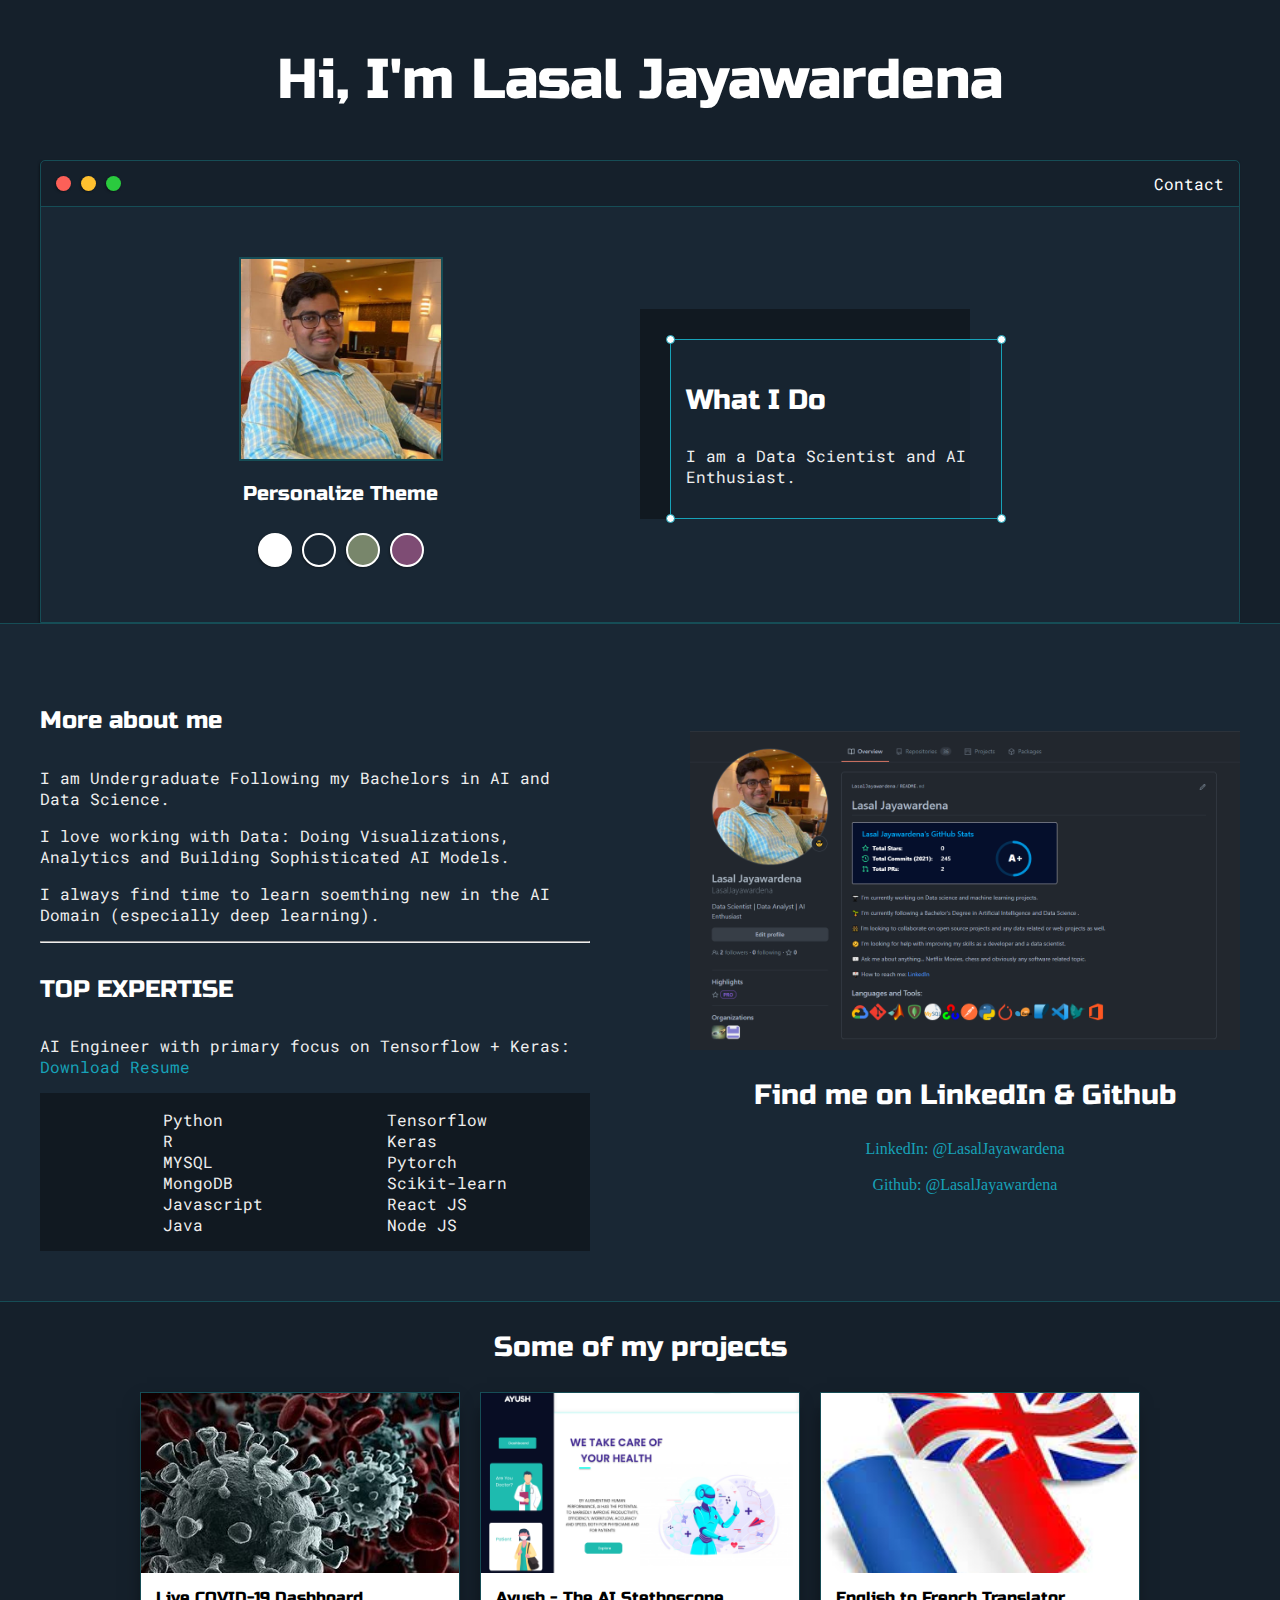
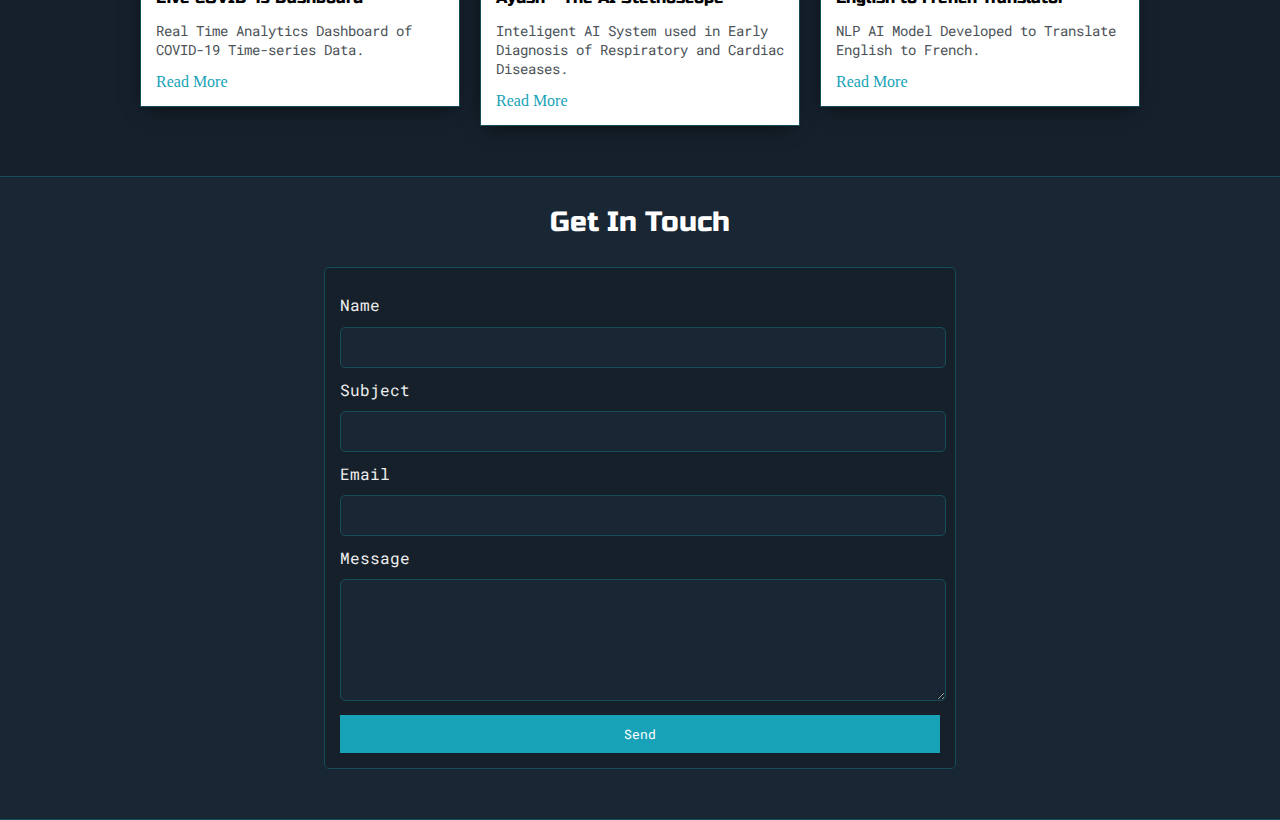
<file: index.html>
<!DOCTYPE html>
<html>
<head>
	<title>Lasal Jayawardena</title>


	<meta name="viewport" content="width=device-width, initial-scale=1, maximum-scale=1, minimum-scale=1" />

	<link href="https://fonts.googleapis.com/css2?family=Russo+One&display=swap" rel="stylesheet">

	<link href="https://fonts.googleapis.com/css2?family=Roboto+Mono:wght@500&family=Russo+One&display=swap" rel="stylesheet">

	<link rel="stylesheet" type="text/css" href="default.css">
	<link id="theme-style" rel="stylesheet" type="text/css" href="">
</head>
<body>

	<section class="s1">
		<div class="main-container">
			<div class="greeting-wrapper">
				<h1>Hi, I'm Lasal Jayawardena</h1>
			</div>


			<div class="intro-wrapper">
				<div class="nav-wrapper">

					<a href="index.html">
						<div class="dots-wrapper">
							<div id="dot-1" class="browser-dot"></div>
							<div id="dot-2" class="browser-dot"></div>
							<div id="dot-3" class="browser-dot"></div>
						</div>
					</a>
					

					<ul id="navigation">
						<li><a href="index.html#contact">Contact</a></li>

					</ul>
				</div>

				<div class="left-column">
					<img id="profile_pic" src="images/Lasal_Picture.jpg">
					<h5 style="text-align: center;line-height: 0;">Personalize Theme</h5>

					<div id="theme-options-wrapper">
						<div data-mode="light" id="light-mode" class="theme-dot"></div>
						<div data-mode="blue" id="blue-mode" class="theme-dot"></div>
						<div data-mode="green" id="green-mode" class="theme-dot"></div>
						<div data-mode="purple" id="purple-mode" class="theme-dot"></div>
					</div>

					<!-- <p id="settings-note">*Theme settings will be saved for<br>your next vist</p> -->
				</div>

				<div class="right-column">

					<div id="preview-shadow">
						<div id="preview">
							<div id="corner-tl" class="corner"></div>
							<div id="corner-tr" class="corner"></div>
							<h3>What I Do</h3>
							<p>I am a Data Scientist and AI Enthusiast.</p>
							<div id="corner-br" class="corner"></div>
							<div id="corner-bl" class="corner"></div>
						</div>
					</div>
				</div>
			</div>
		</div>
	</section>

	<section class="s2">
		<div class="main-container">

			<div class="about-wrapper">
				<div class="about-me">
					<h4>More about me</h4>

					<p>I am Undergraduate Following my Bachelors in AI and Data Science.</p>

					<p>I love working with Data: Doing Visualizations, Analytics and Building Sophisticated AI Models.</p>

					<p>I always find time to learn soemthing new in the AI Domain (especially deep learning).</p>


					<hr>

					<h4>TOP EXPERTISE</h4>

					<p>AI Engineer with primary focus on Tensorflow + Keras: <a target="_blank" href="resume.pdf">Download Resume</a></p>

					<div id="skills">
						<ul>
							<li>Python</li>
							<li>R</li>
							<li>MYSQL</li>
							<li>MongoDB</li>
							<li>Javascript</li>
							<li>Java</li>
						</ul>

						<ul>
							<li>Tensorflow</li>
							<li>Keras</li>
							<li>Pytorch</li>
							<li>Scikit-learn</li>
							<li>React JS</li>
							<li>Node JS</li>
						</ul>

					</div>

				</div>

				
				<div class="social-links">
					<img id="social_img" src="images/github_dash.png">
					<h3>Find me on LinkedIn & Github</h3>

					<a target="_blank" href="https://www.linkedin.com/in/lasal-jayawardena-3b5b73195/">LinkedIn: @LasalJayawardena</a>
					<br>
					<a target="_blank" href="https://github.com/LasalJayawardena">Github: @LasalJayawardena</a>
				</div>
			</div>

		</div>
	</section>

	<section class="s1">
		<div class="main-container">
			<h3 style="text-align: center;">Some of my  projects</h3>

			<div class="post-wrapper">

				<div>
					<div class="post">
						<img class="thumbnail" src="./projects/covid19_images/corona.jpg">
						<div class="post-preview">
							<h6 class="post-title">Live COVID-19 Dashboard</h6>
							<p class="post-intro">Real Time Analytics Dashboard of COVID-19 Time-series Data.</p>
							<a target="_blank" href="./projects/covid19.html">Read More</a>
						</div>
					</div>
				</div>

				<div>
					<div class="post">
						<img class="thumbnail" src="./projects/Ayush_images/Desktop.png">
						<div class="post-preview">
							<h6 class="post-title">Ayush - The AI Stethoscope</h6>
							<p class="post-intro">Inteligent AI System used in Early Diagnosis of Respiratory and Cardiac Diseases.</p>
							<a target="_blank" href="./projects/ayush.html">Read More</a>
						</div>
					</div>
				</div>

				<div>
					<div class="post">
						<img class="thumbnail" src="./projects/Eng2French/engFrench.jpg">
						<div class="post-preview">
							<h6 class="post-title">English to French Translator</h6>
							<p class="post-intro">NLP AI Model Developed to Translate English to French.</p>
							<a target="_blank" href="./projects/eng2french.html">Read More</a>
						</div>
					</div>
				</div>

			</div>
		</div>
	</section>

	<section class="s2">
		<div class="main-container">
			<a href=""></a>
			<h3 style="text-align: center;">Get In Touch</h3>

			<form id="contact-form">
				<a name="contact"></a>

				<label>Name</label>
				<input class="input-field contact-name" type="text" name="name">

				<label>Subject</label>
				<input class="input-field contact-subject" type="text" name="subject">

				<label>Email</label>
				<input class="input-field contact-email" type="text" name="email">

				<label>Message</label>
				<textarea class="input-field contact-msg" name="message"></textarea>

				<input id="submit-btn" type="submit" value="Send">
			</form>
		</div>
	</section> 

	<script type="text/javascript" src="script.js"></script>
	<script src="./email.js"></script>
</body>
</html>
</file>
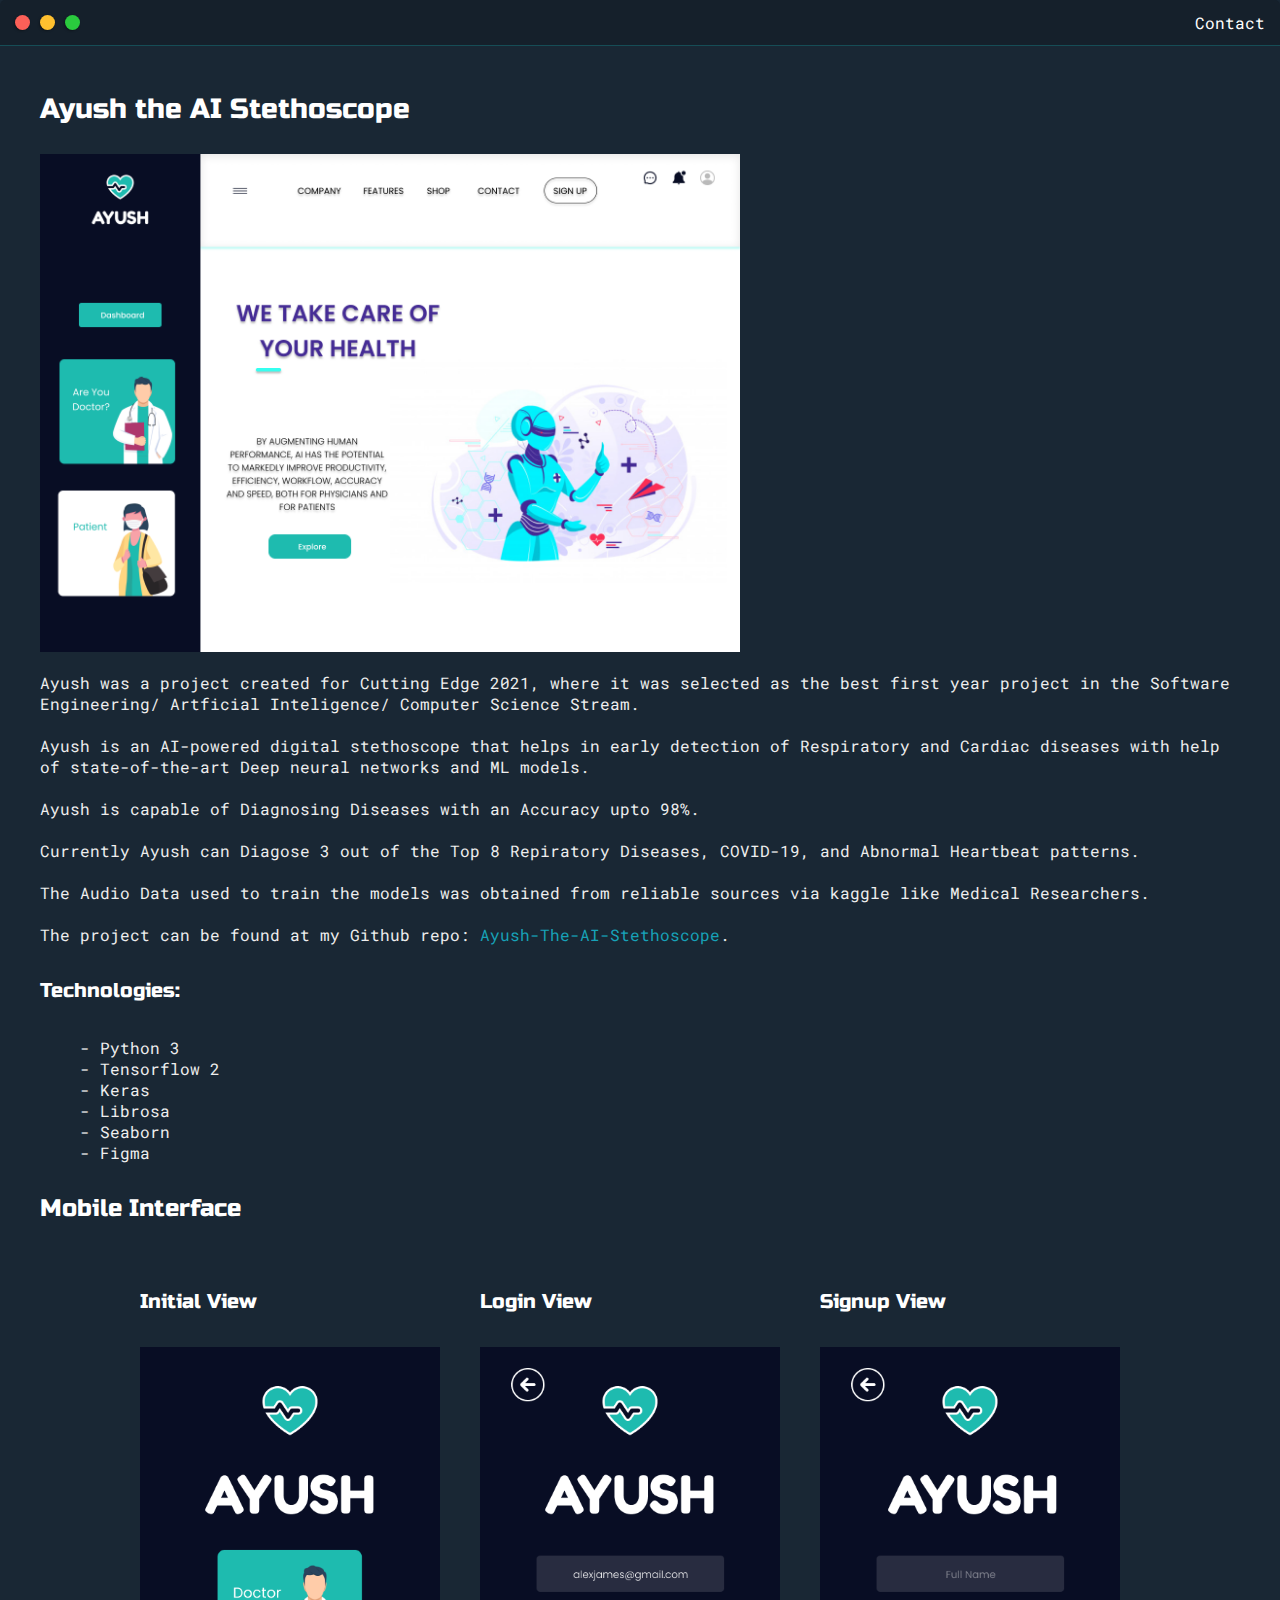
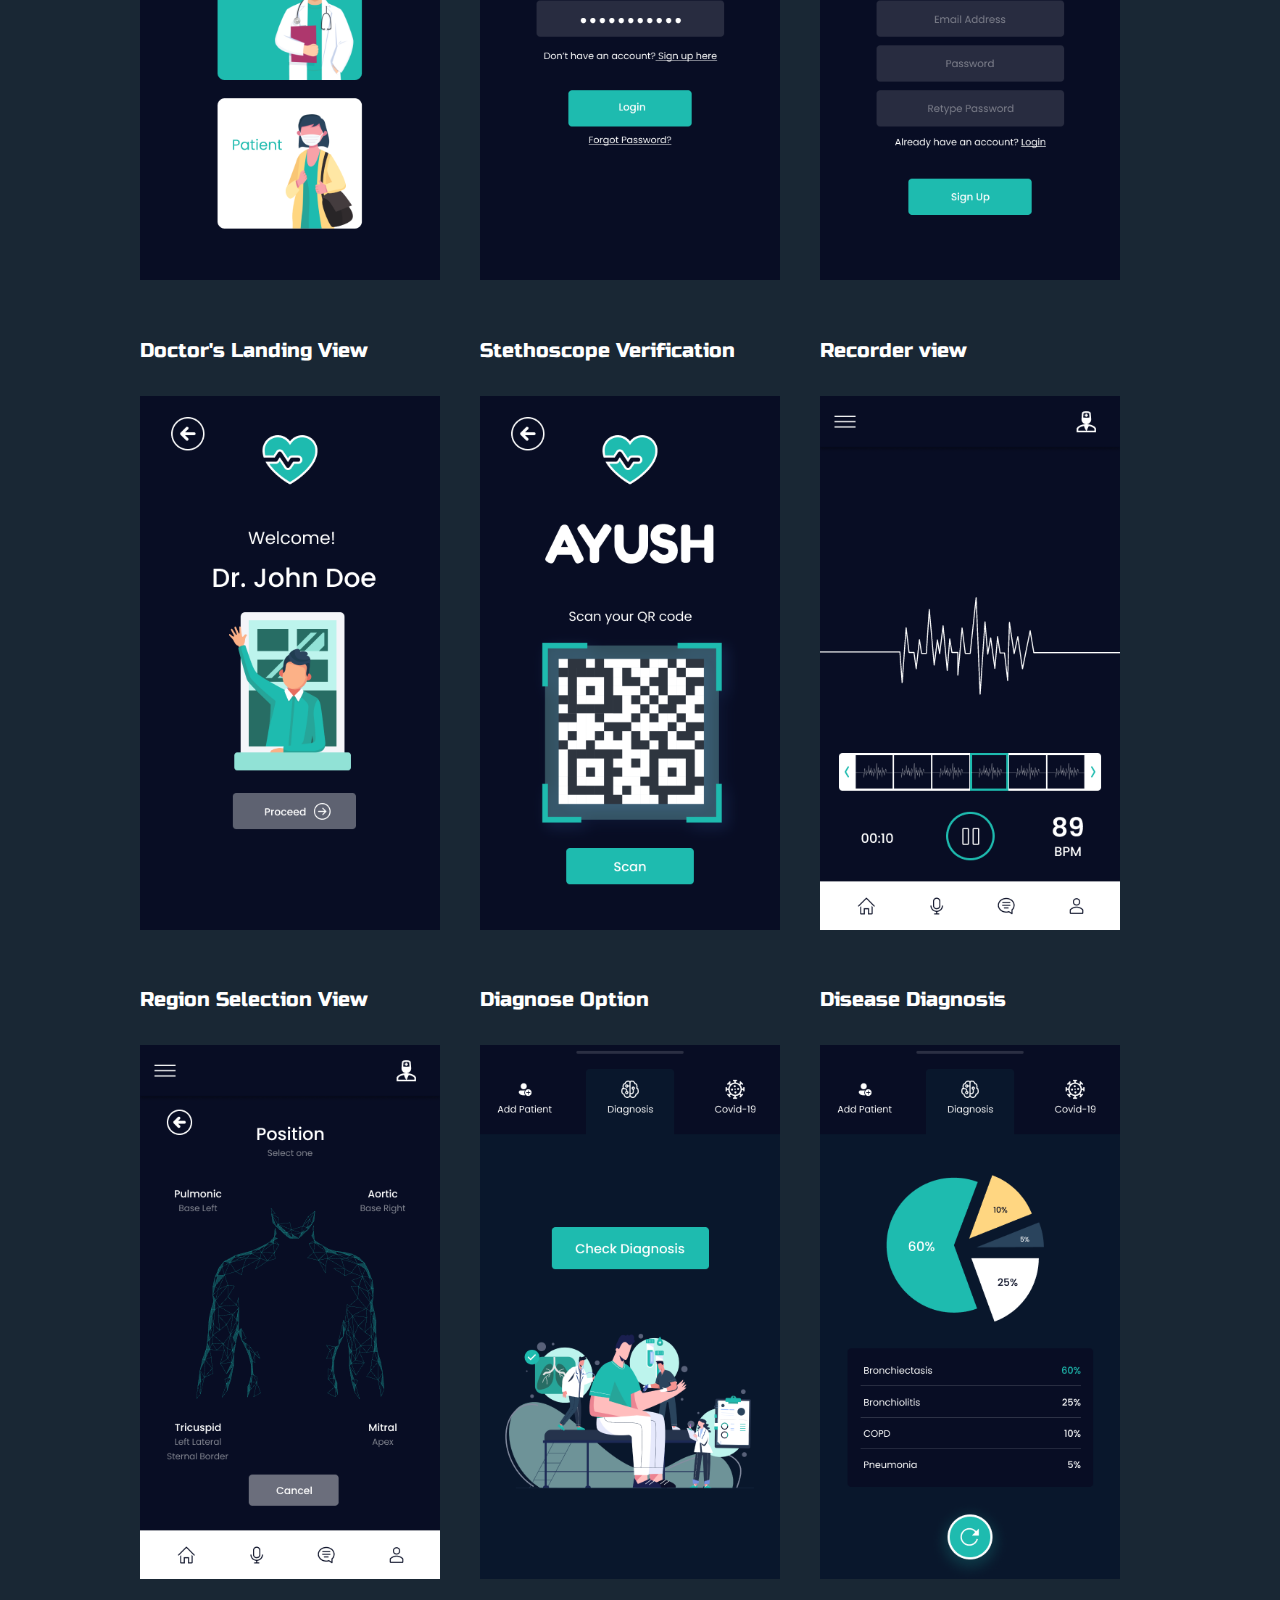
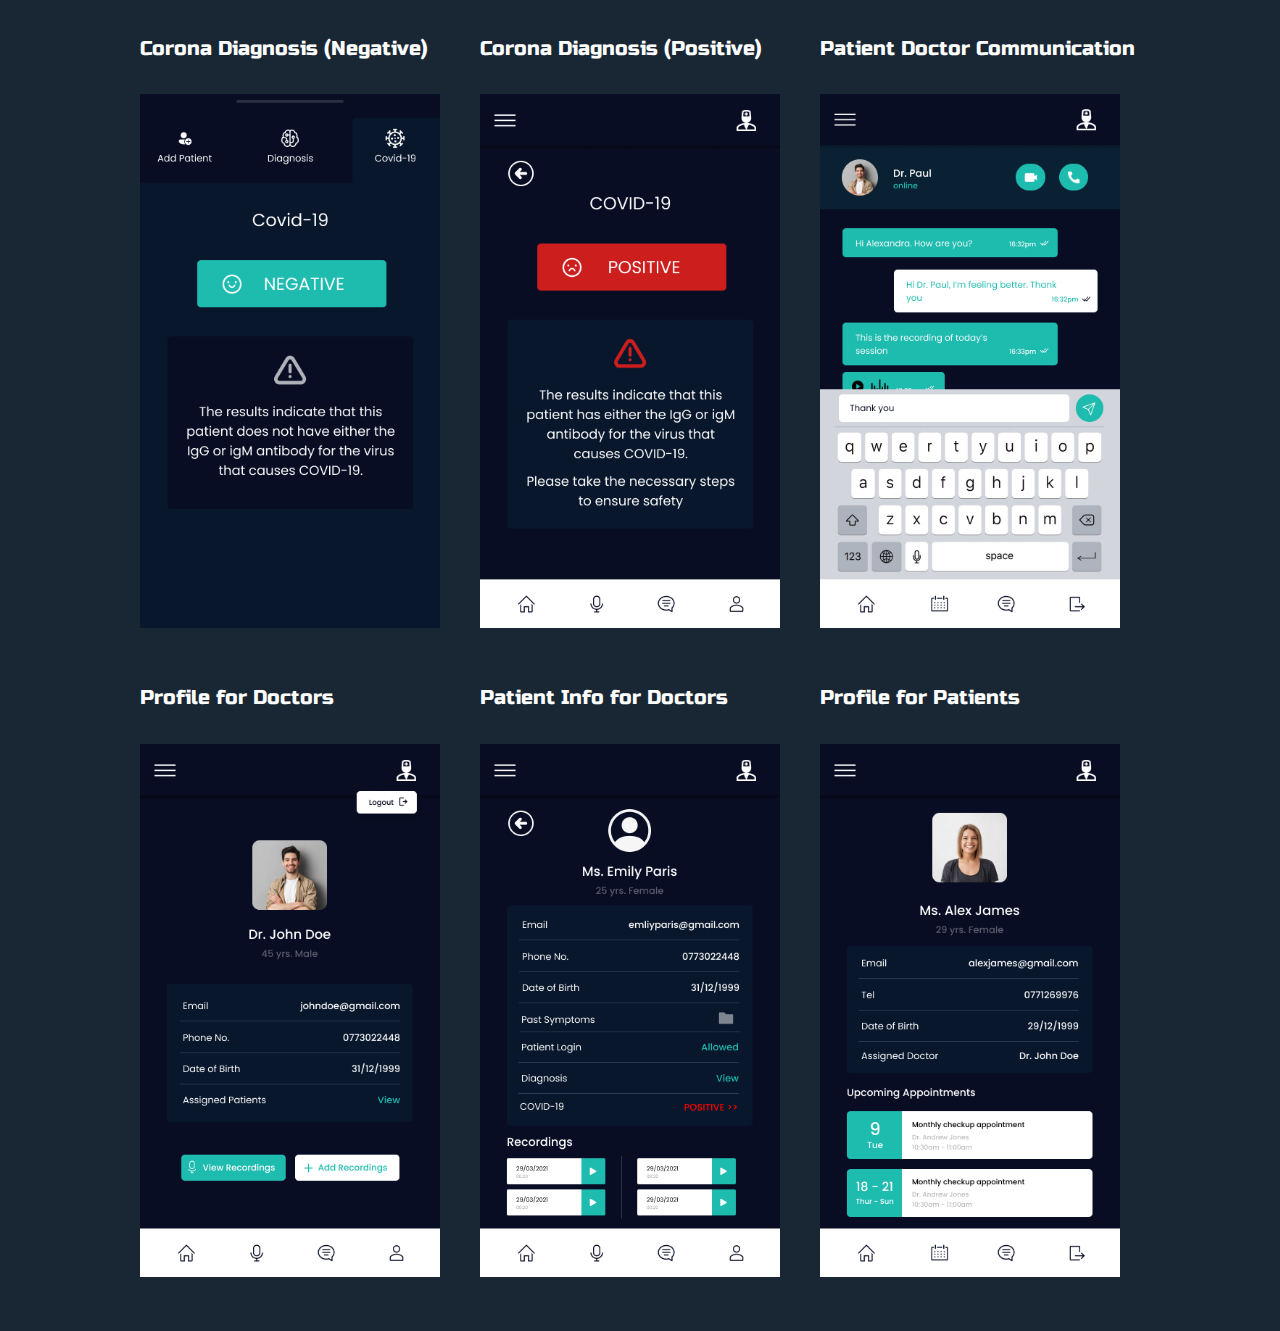
<file: projects/ayush.html>
<!DOCTYPE html>
<html>
<head>
	<title>Ayuh - The AI Stethoscope</title>


	<meta name="viewport" content="width=device-width, initial-scale=1, maximum-scale=1, minimum-scale=1" />

	<link href="https://fonts.googleapis.com/css2?family=Russo+One&display=swap" rel="stylesheet">

	<link href="https://fonts.googleapis.com/css2?family=Roboto+Mono:wght@500&display=swap" rel="stylesheet">

	<link rel="stylesheet" type="text/css" href="../default.css">
	<link rel="stylesheet" href="./project.css">
	<link id="theme-style" rel="stylesheet" type="text/css" href="">


	<style type="text/css">

        .img-container{
            max-width: 300px;
        }

        #main_pic{
			max-width: 700px;
		}

		img{
			width: 100%
		}

	</style>

</head>
<body>
	<div class="nav-wrapper">

		<!-- Link around dots-wrapper added after tutorial video -->
		<a href="../index.html">
			<div class="dots-wrapper">
				<div id="dot-1" class="browser-dot"></div>
				<div id="dot-2" class="browser-dot"></div>
				<div id="dot-3" class="browser-dot"></div>
			</div>
		</a>

		<ul id="navigation">
			<li><a href="index.html#contact">Contact</a></li>

		</ul>
	</div>

	<div class="main-container">
		<br>

		<h3>Ayush the AI Stethoscope</h3>

		<div class="img-container" id="main_pic">
			<img src="./Ayush_images/Desktop.png">
		</div>
		

		<p>Ayush was a project created for Cutting Edge 2021, where it was selected as the best first year project in the Software Engineering/ Artficial Inteligence/ Computer Science Stream. 
		<br>
		<br>
        Ayush is an AI-powered digital stethoscope that helps in early detection of Respiratory and Cardiac diseases with help of state-of-the-art Deep neural networks and ML models.
        <br>
        <br>
		Ayush is capable of Diagnosing Diseases with an Accuracy upto 98%. 
		<br>
		<br>
        Currently Ayush can Diagose 3 out of the Top 8 Repiratory Diseases, COVID-19, and Abnormal Heartbeat patterns. 
        <br>
        <br>
		The Audio Data used to train the models was obtained from reliable sources via kaggle like Medical Researchers.
		<br>
		<br>
		The project can be found at my Github repo: <a target="_blank" href="https://github.com/LasalJayawardena/Ayush-The-AI-Stethoscope">Ayush-The-AI-Stethoscope</a>.
		</p>

		<h5>Technologies:</h5>
		<ul>
			<li>- Python 3</li>
			<li>- Tensorflow 2</li>
			<li>- Keras</li>
			<li>- Librosa</li>
			<li>- Seaborn</li>
			<li>- Figma</li>
		</ul>

        <h4>Mobile Interface</h3>

        <div class="post-wrapper">

            <div>
                <h5>Initial View</h5>
                
                <div class="img-container">
                    <img src="./Ayush_images/start.png">
                </div>
            </div>

            <div>
                <h5>Login View</h5>
                <div class="img-container">
                    <img src="./Ayush_images/login.png">
                </div>
            </div>

            <div>
                <h5>Signup View</h5>
                <div class="img-container">
                    <img src="./Ayush_images/signup.png">
                </div>
            </div>

            <div>
                <h5>Doctor's Landing View</h5>
                <div class="img-container">
                    <img src="./Ayush_images/landing.png">
                </div>
            </div>

            <div>
                <h5>Stethoscope Verification</h5>
                <div class="img-container">
                    <img src="./Ayush_images/device_scanner.png">
                </div>
            </div>

            <div>
                <h5>Recorder view</h5>
                <div class="img-container">
                    <img src="./Ayush_images/record.png"">
                </div>
            </div>

            <div>
                <h5>Region Selection View</h5>
                <div class="img-container">
                    <img src="./Ayush_images/region.png">
                </div>
            </div>

            <div>
                <h5>Diagnose Option</h5>
                <div class="img-container">
                    <img src="./Ayush_images/diagnose.png">
                </div>
            </div>

            <div>
                <h5>Disease Diagnosis</h5>
                <div class="img-container">
                    <img src="./Ayush_images/diagnosis.png">
                </div>
            </div>


            <div>
                <h5>Corona Diagnosis (Negative)</h5>
                <div class="img-container">
                    <img src="./Ayush_images/corona.png">
                </div>
            </div>

            <div>
                <h5>Corona Diagnosis (Positive)</h5>
                <div class="img-container">
                    <img src="./Ayush_images/corona_positive.png">
                </div>
            </div>

            <div>
                <h5>Patient Doctor Communication</h5>
                <div class="img-container">
                    <img src="./Ayush_images/patient_doctor.png">
                </div>
            </div>

            <div>
                <h5>Profile for Doctors</h5>
                <div class="img-container">
                    <img src="./Ayush_images/profile_for_doctor.png">
                </div>
            </div>

            <div>
                <h5>Patient Info for Doctors</h5>
                <div class="img-container">
                    <img src="./Ayush_images/Patient_Info.png">
                </div>
            </div>

            <div>
                <h5>Profile for Patients</h5>
                <div class="img-container">
                    <img src="./Ayush_images/Profile_for_patient.png">
                </div>
            </div>
        </div>
        

	</div>
    <script src="./project.js"></script>

</body>
</html>
</file>
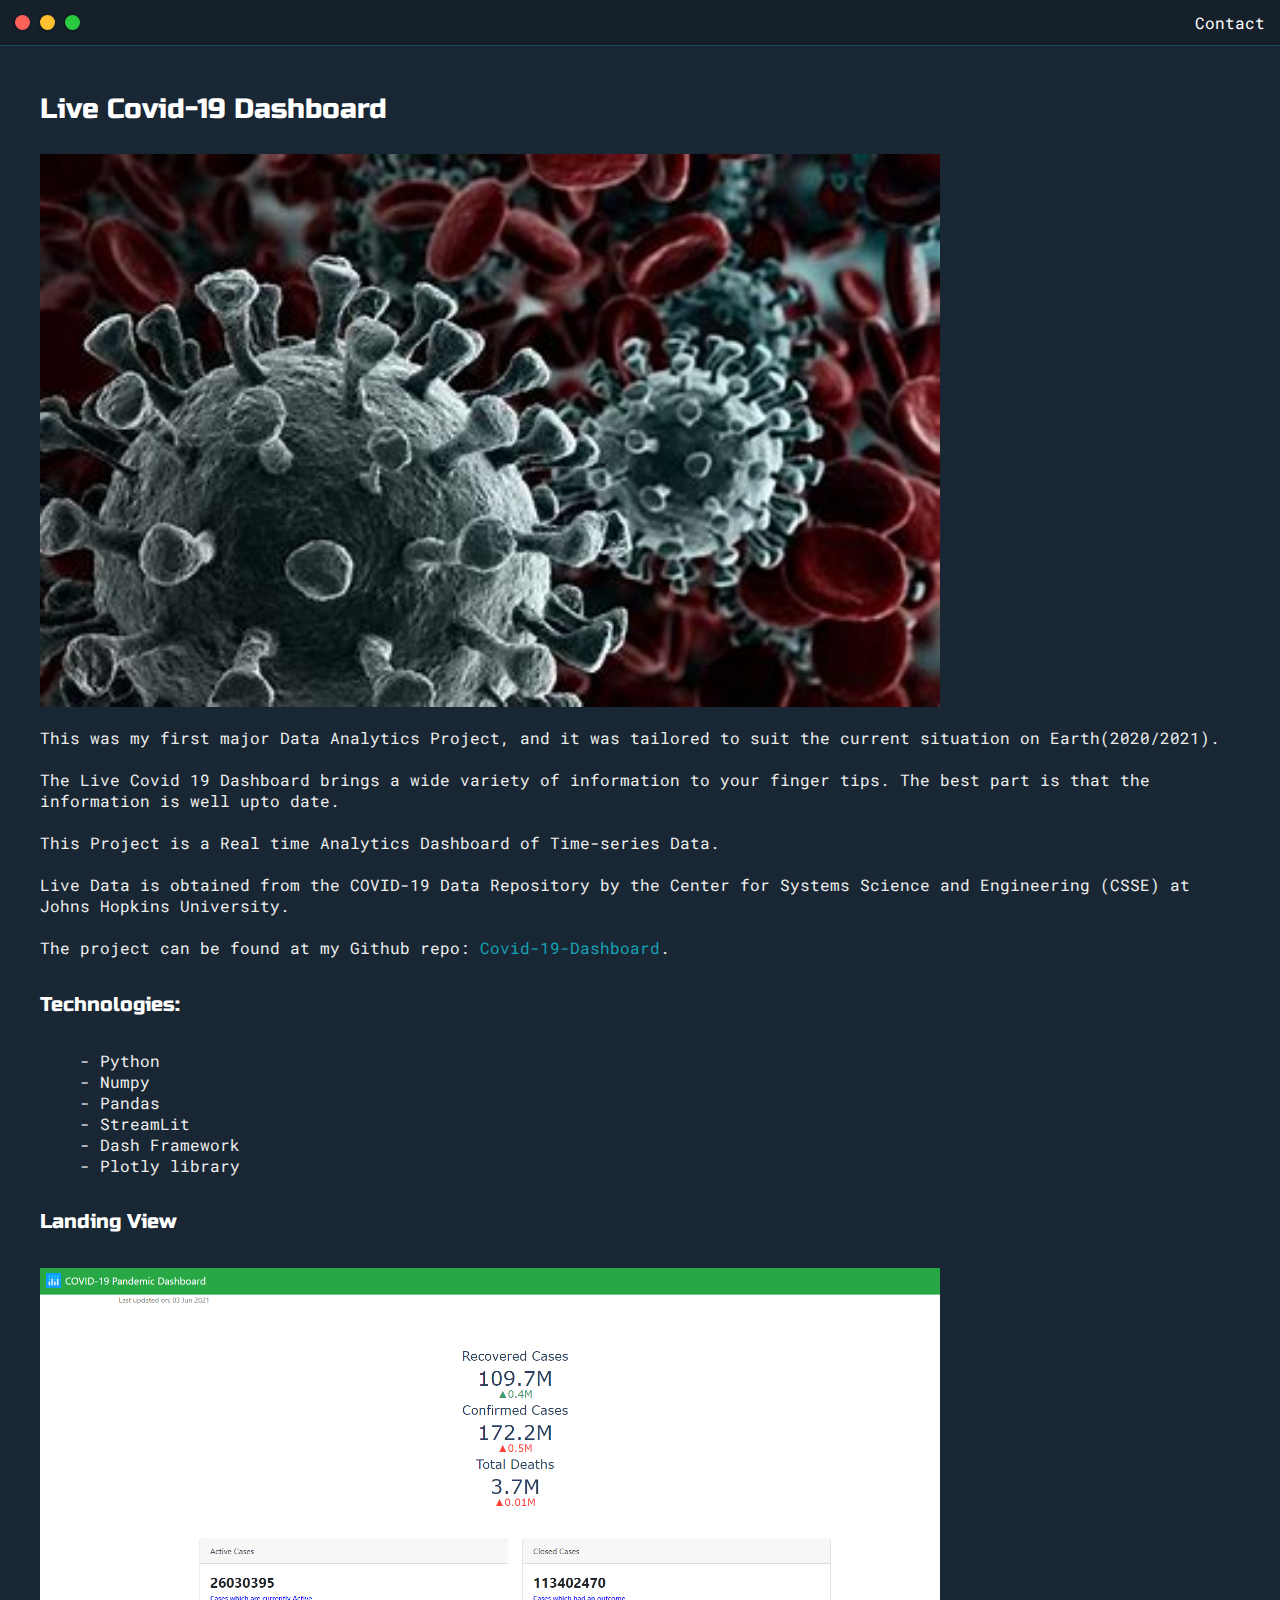
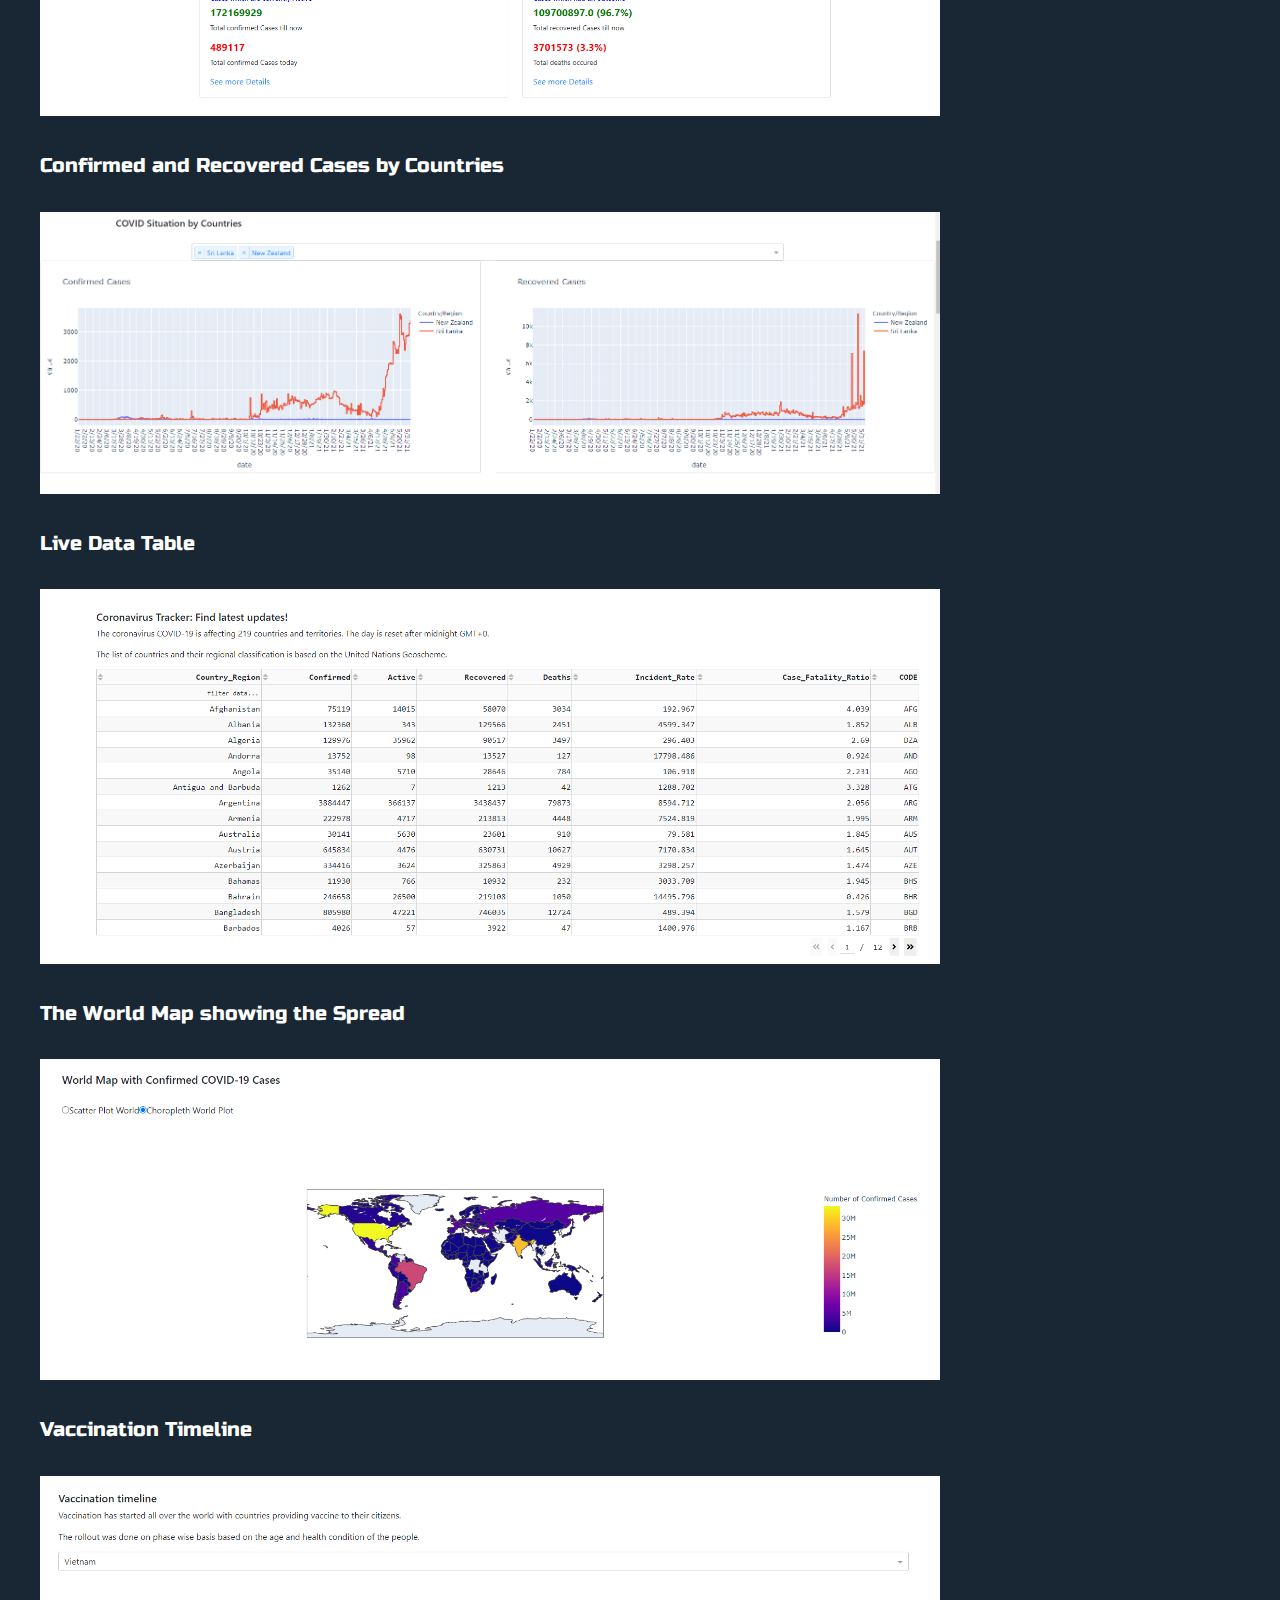
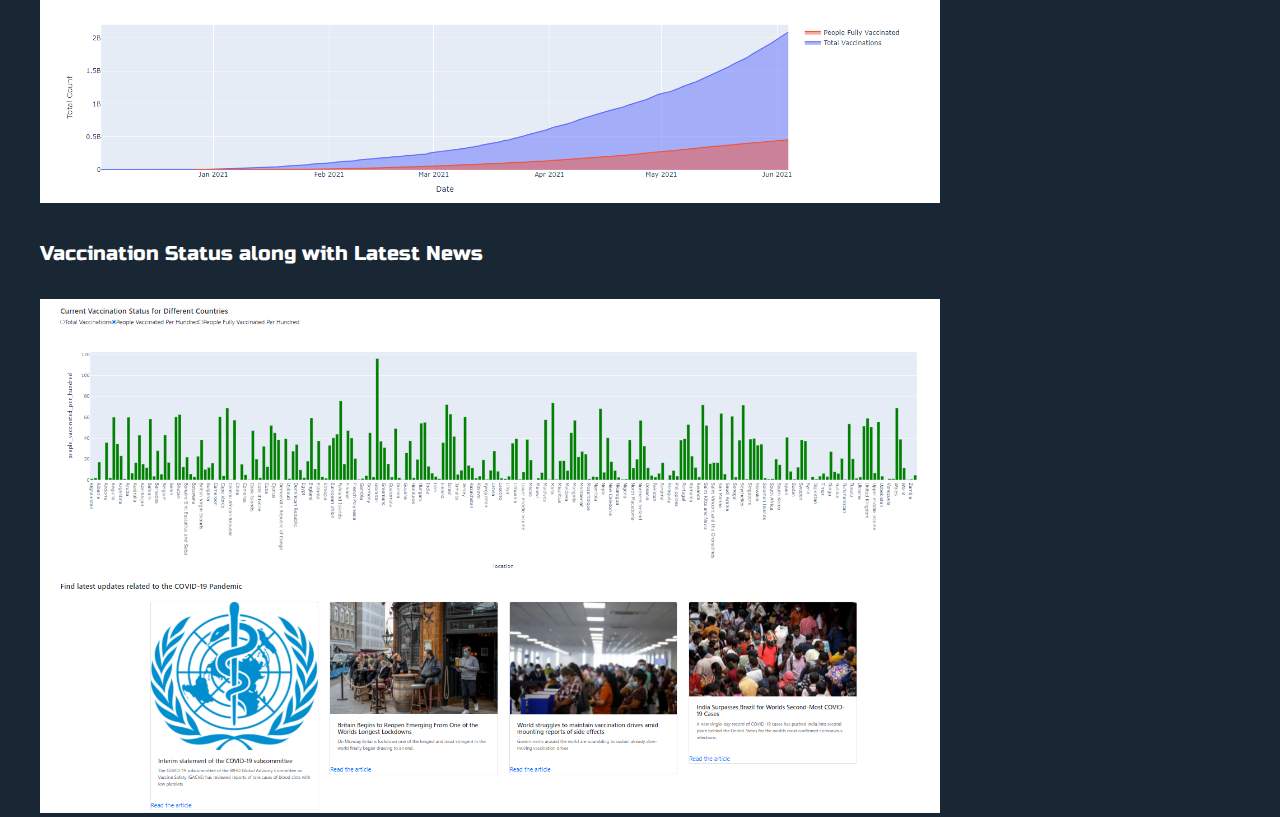
<file: projects/covid19.html>
<!DOCTYPE html>
<html>
<head>
	<title>Live COVID 19 Dash board</title>


	<meta name="viewport" content="width=device-width, initial-scale=1, maximum-scale=1, minimum-scale=1" />

	<link href="https://fonts.googleapis.com/css2?family=Russo+One&display=swap" rel="stylesheet">

	<link href="https://fonts.googleapis.com/css2?family=Roboto+Mono:wght@500&display=swap" rel="stylesheet">

	<link rel="stylesheet" type="text/css" href="../default.css">
	<link rel="stylesheet" href="./project.css">
	<link id="theme-style" rel="stylesheet" type="text/css" href="">



	<style type="text/css">
		.img-container{
			max-width: 900px;
		}

		img{
			width: 100%
		}

	</style>

</head>
<body>
	<div class="nav-wrapper">

		<!-- Link around dots-wrapper added after tutorial video -->
		<a href="../index.html">
			<div class="dots-wrapper">
				<div id="dot-1" class="browser-dot"></div>
				<div id="dot-2" class="browser-dot"></div>
				<div id="dot-3" class="browser-dot"></div>
			</div>
		</a>

		<ul id="navigation">
			<li><a href="index.html#contact">Contact</a></li>

		</ul>
	</div>

	<div class="main-container">
		<br>

		<h3>Live Covid-19 Dashboard</h3>

		<div class="img-container">
			<img src="./covid19_images/corona.jpg">
		</div>
		

		<p>This was my first major Data Analytics Project, and it was tailored to suit the current situation on Earth(2020/2021). 
		<br>
		<br>
		The Live Covid 19 Dashboard brings a wide variety of information to your finger tips. The best part is that the information is well upto date.		<br>
		<br>
		This Project is a Real time Analytics Dashboard of Time-series Data.
		<br>
		<br>
		Live Data is obtained from the COVID-19 Data Repository by the Center for Systems Science and Engineering (CSSE) at Johns Hopkins University.
		<br>
		<br>
		The project can be found at my Github repo: <a target="_blank" href="https://github.com/LasalJayawardena/Covid-19-Dashboard">Covid-19-Dashboard</a>.
		</p>

		<h5>Technologies:</h5>
		<ul>
			<li>- Python</li>
			<li>- Numpy</li>
			<li>- Pandas</li>
			<li>- StreamLit</li>
			<li>- Dash Framework</li>
			<li>- Plotly library</li>
		</ul>

		
		<h5>Landing View</h5>
		<div class="img-container">
			<img src="./covid19_images/Dashboard1.png">
		</div>

		<h5>Confirmed and Recovered Cases by Countries</h5>
		<div class="img-container">
			<img src="./covid19_images/Dashboard2.png">
		</div>

		<h5>Live Data Table </h5>
		<div class="img-container">
			<img src="./covid19_images/Dashboard3.png">
		</div>

		<h5>The World Map showing the Spread</h5>
		<div class="img-container">
			<img src="./covid19_images/Dashboard4.png">
		</div>

		<h5>Vaccination Timeline</h5>
		<div class="img-container">
			<img src="./covid19_images/Dashboard5.png">
		</div>

		<h5>Vaccination Status along with Latest News</h5>
		<div class="img-container">
			<img src="./covid19_images/Dashboard6.png">
		</div>

	</div>

	<script src="./project.js"></script>
</body>
</html>
</file>
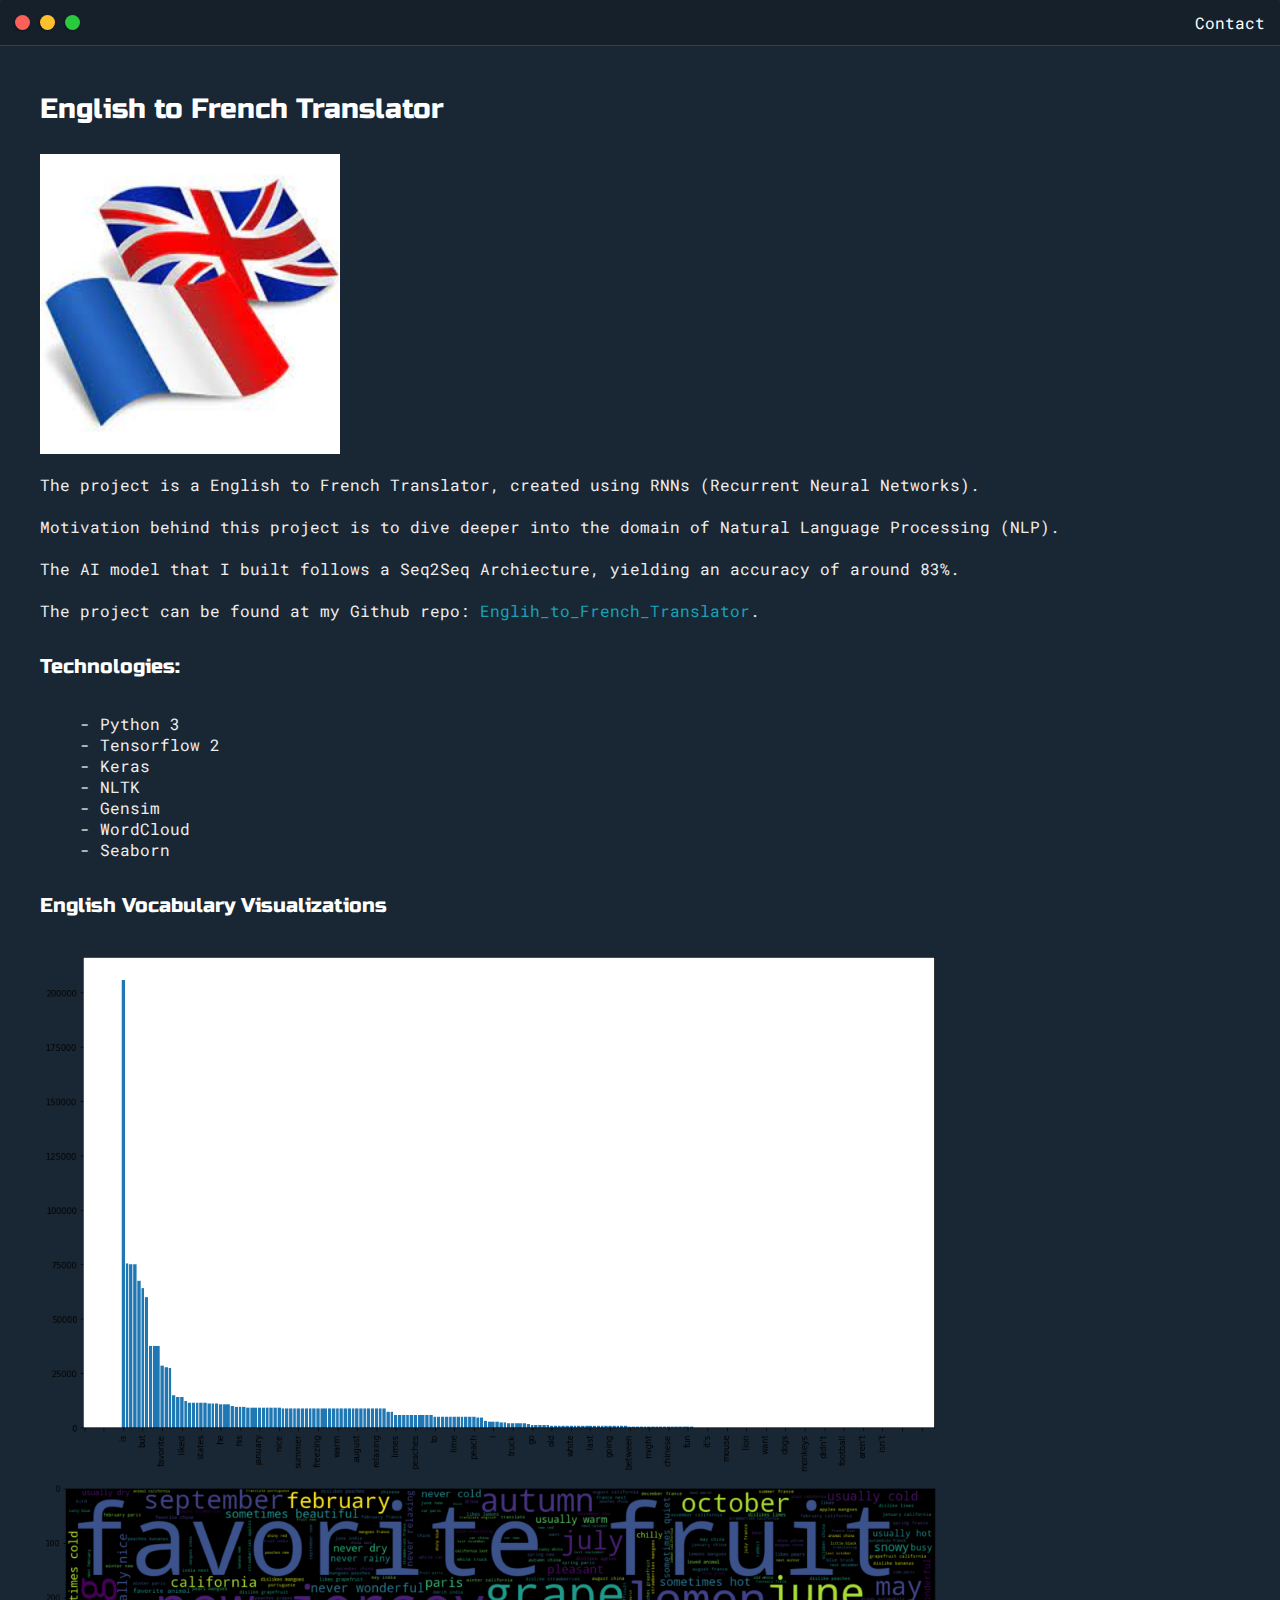
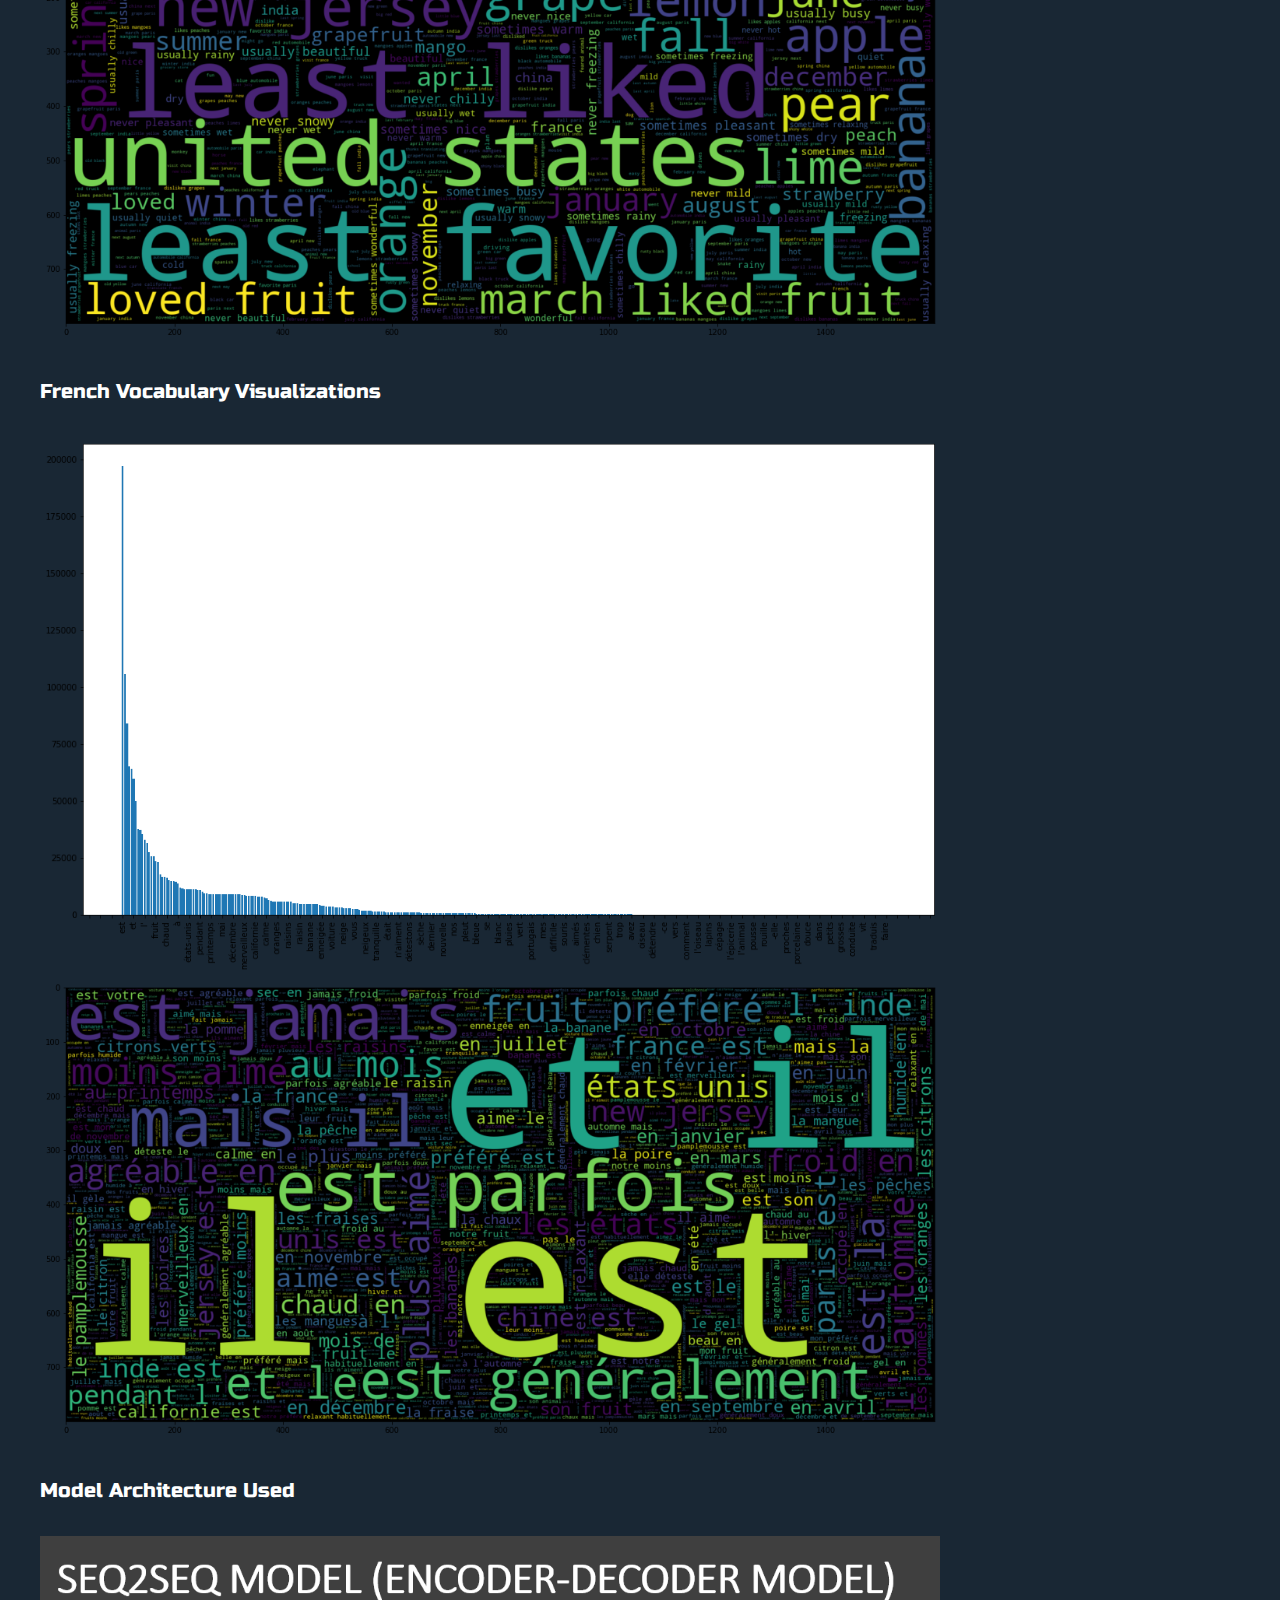
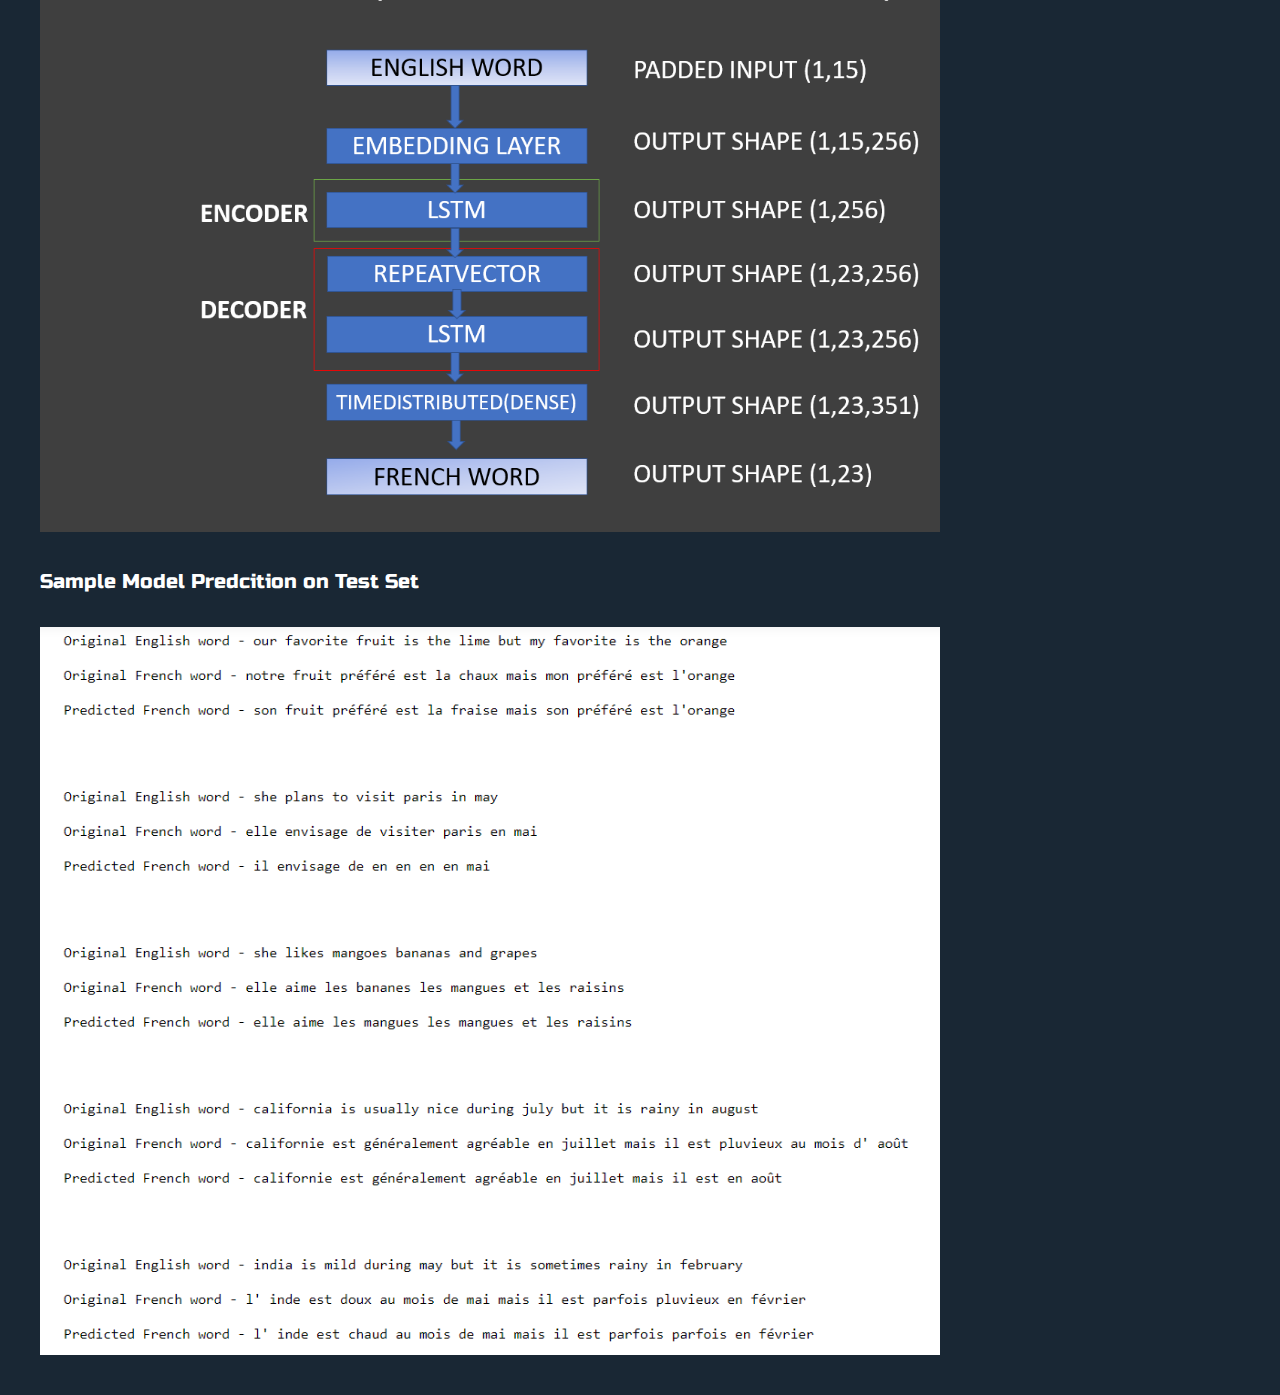
<file: projects/eng2french.html>
<!DOCTYPE html>
<html>
<head>
	<title>English to French Translator</title>


	<meta name="viewport" content="width=device-width, initial-scale=1, maximum-scale=1, minimum-scale=1" />

	<link href="https://fonts.googleapis.com/css2?family=Russo+One&display=swap" rel="stylesheet">

	<link href="https://fonts.googleapis.com/css2?family=Roboto+Mono:wght@500&display=swap" rel="stylesheet">

	<link rel="stylesheet" type="text/css" href="../default.css">
	<link rel="stylesheet" href="./project.css">
	<link id="theme-style" rel="stylesheet" type="text/css" href="">



	<style type="text/css">
		.img-container{
			max-width: 900px;
		}

        
        #main_pic{
			max-width: 300px;
		}

		img{
			width: 100%
		}

	</style>

</head>
<body>
	<div class="nav-wrapper">

		<!-- Link around dots-wrapper added after tutorial video -->
		<a href="../index.html">
			<div class="dots-wrapper">
				<div id="dot-1" class="browser-dot"></div>
				<div id="dot-2" class="browser-dot"></div>
				<div id="dot-3" class="browser-dot"></div>
			</div>
		</a>

		<ul id="navigation">
			<li><a href="index.html#contact">Contact</a></li>

		</ul>
	</div>

	<div class="main-container">
		<br>

		<h3>English to French Translator</h3>

		<div class="img-container" id="main_pic">
			<img src="./Eng2French/engFrench.jpg">
		</div>
		

		<p>The project is a English to French Translator, created using RNNs (Recurrent Neural Networks). 
		<br>
		<br>
        Motivation behind this project is to dive deeper into the domain of Natural Language Processing (NLP).
        <br>
        <br>
		The AI model that I built follows a Seq2Seq Archiecture, yielding an accuracy of around 83%.
		<br>
		<br>
		The project can be found at my Github repo: <a target="_blank" href="https://github.com/LasalJayawardena/RNN-Projects/tree/main/Englih_to_French_Translator">Englih_to_French_Translator</a>.
		</p>

		<h5>Technologies:</h5>
		<ul>
			<li>- Python 3</li>
			<li>- Tensorflow 2</li>
			<li>- Keras</li>
			<li>- NLTK</li>
			<li>- Gensim</li>
			<li>- WordCloud</li>
			<li>- Seaborn</li>
		</ul>


        <h5>English Vocabulary Visualizations</h5>
        <div class="img-container">
            <img src="./Eng2French/wordDist.png"">
        </div>
        <div class="img-container">
            <img src="./Eng2French/engWordCloud.png">
        </div>

        <h5>French Vocabulary Visualizations</h5>
        <div class="img-container">
            <img src="./Eng2French/frenchDist.png"">
        </div>
        <div class="img-container">
            <img src="./Eng2French/FrenchWordCloud.png">
        </div>

        <h5>Model Architecture Used</h5>
		<div class="img-container">
			<img src="./Eng2French/model_archietecture.png">
		</div>

        <h5>Sample Model Predcition on Test Set</h5>
		<div class="img-container">
			<img src="./Eng2French/predictions.png">
		</div>
		<br>
        <br>

	</div>

	<script src="./project.js"></script>
</body>
</html>
</file>
<file: default.css>
:root{
	--mainColor:#eaeaea;
	--secondaryColor:#fff;

	--borderColor:#c1c1c1;

	--mainText:black;
	--secondaryText:#4b5156;

	--themeDotBorder:#24292e;

	--previewBg:rgb(251, 249, 243, 0.8);
	--previewShadow:#f0ead6;


	--buttonColor:black;


}


html, body{
	padding: 0;
	margin: 0;
	scroll-behavior: smooth;
}

body *{
	transition: 0.3s;
}


h1, h2, h3, h4, h5, h6, strong{
	color: var(--mainText);
	font-family: 'Russo One', sans-serif;
	font-weight: 500;
}

p, li, span, label, input, textarea{
	color: var(--secondaryText);
	font-family: 'Roboto Mono', monospace;
}

a{
	text-decoration: none;
	color:#17a2b8;
}

ul{
	list-style: none;
}

h1 { font-size: 56px;}
h2 { font-size: 36px;}
h3 { font-size: 28px;}
h4 { font-size: 24px;}
h5 { font-size: 20px;}
h6 { font-size: 16px;}


.s1{
	background-color: var(--mainColor);
	border-bottom:1px solid var(--borderColor);
	overflow:auto;
}

.s2{
	background-color: var(--secondaryColor);
	border-bottom:1px solid var(--borderColor);
	overflow:auto;
}




.main-container{
	width: 1200px;
	margin: 0 auto;
}


.greeting-wrapper{
	display: grid;
	text-align: center;
	align-content: center;
	min-height: 10em;

}

.intro-wrapper{
	background-color: var(--secondaryColor);
	border:1px solid var(--borderColor);
	border-radius:5px 5px 0 0;


	-webkit-box-shadow: -1px 1px 3px -1px rgba(0,0,0,0.75);
	-moz-box-shadow: -1px 1px 3px -1px rgba(0,0,0,0.75);
	box-shadow: -1px 1px 3px -1px rgba(0,0,0,0.75);

	display: grid;
	grid-template-columns: 1fr 1fr;
	grid-template-areas: 
		'nav-wrapper nav-wrapper'
		'left-column right-column'
	;
}


.nav-wrapper{
	border-radius:5px 5px 0 0;
	grid-area:nav-wrapper;
	border-bottom: 1px solid var(--borderColor);
	display: flex;
	justify-content: space-between;
	align-items: center;
	background-color: var(--mainColor);
}

#navigation a{
	color:var(--mainText);
}


#navigation{
	margin:0;
	padding: 10px;
}

#navigation li{
	display: inline-block;
	margin-right: 5px;
	margin-left:5px;
}

.dots-wrapper{
	display: flex;
	padding: 10px;
}

#dot-1{
	background-color:  #FC6058;
}

#dot-2{
	background-color:  #FEC02F;
}

#dot-3{
	background-color:  #2ACA3E;
}

.browser-dot{
	background-color: black;
	height: 15px;
	width: 15px;
	border-radius: 50%;
	margin: 5px;

	-webkit-box-shadow: -1px 1px 3px -1px rgba(0,0,0,0.75);
	-moz-box-shadow: -1px 1px 3px -1px rgba(0,0,0,0.75);
	box-shadow: -1px 1px 3px -1px rgba(0,0,0,0.75);

}


.left-column{
	grid-area: left-column;
	padding-top:50px;
	padding-bottom: 50px;
}

#profile_pic{
	display: block;
	margin:0 auto;

	height: 200px;
	width: 200px;
	object-fit: cover;
	border:2px solid var(--borderColor);
}


#theme-options-wrapper{
	display: flex;
	justify-content: center;
}

.theme-dot{
	height: 30px;
	width: 30px;
	background-color: black;
	border-radius: 50%;

	margin: 5px;
	border:2px solid var(--themeDotBorder);

	-webkit-box-shadow: -1px 1px 3px -1px rgba(0,0,0,0.75);
	-moz-box-shadow: -1px 1px 3px -1px rgba(0,0,0,0.75);
	box-shadow: -1px 1px 3px -1px rgba(0,0,0,0.75);

	cursor: pointer;
}


.theme-dot:hover{
	border-width: 5px;
}


#light-mode{
	background-color: #fff;
}

#blue-mode{
	background-color: #192734;
}

#green-mode{
	background-color: #78866b;
}

#purple-mode{
	background-color: #7E4C74;
}

#settings-note{
	font-size: 12px;
	font-style: italic;
	text-align: center;
}

.right-column{
	grid-area: right-column;
	display: grid;
	align-content: center;

	padding-top: 50px;
	padding-bottom: 50px;
}


#preview-shadow{
	background-color: var(--previewShadow);
	max-width: 300px;
	height: 180px;
	padding-left: 30px;
	padding-top: 30px;
}

#preview{
	width: 300px;
	border:1.5px solid #17a2b8;
	background-color: var(--previewBg);
	padding:15px;
	position: relative;
}

.corner{
	width:7px;
	height: 7px;
	border-radius: 50%;
	border:1.5px solid #17a2b8;
	background-color: #fff;
	position: absolute;
}

#corner-tl{
	top:-5px;
	left: -5px
}

#corner-tr{
	top:-5px;
	right: -5px
}


#corner-br{
	bottom:-5px;
	right: -5px
}


#corner-bl{
	bottom:-5px;
	left: -5px
}

.about-wrapper{
	display: grid;
	grid-template-columns: repeat(auto-fit, minmax(320px, 1fr));
	padding-bottom: 50px;
	padding-top: 50px;
	gap:100px;
}


#skills{
	display: flex;
	justify-content: space-evenly;
	background-color: var(--previewShadow);
}

.social-links{
	display: grid;
	align-content: center;
	text-align: center;
}

#social_img{
	width: 100%;
}


.post-wrapper{
	display: grid;
	grid-template-columns: repeat(auto-fit, 320px);
	gap:20px;
	justify-content: center;
	padding-bottom: 50px;
}

.post{
	border:1px solid var(--borderColor);
	-webkit-box-shadow: -2px 7px 21px -9px rgba(0,0,0,0.75);
	-moz-box-shadow: -2px 7px 21px -9px rgba(0,0,0,0.75);
	box-shadow: -2px 7px 21px -9px rgba(0,0,0,0.75);
}

.thumbnail{
	display: block;
	width: 100%;
	height:180px;
	object-fit: cover;
}

.post-preview{
	background-color: #fff;
	padding:15px;
}

.post-title{
	color:black;
	margin: 0;
}

.post-intro{
	color:#4b5156;
	font-size: 14px;
}


#contact-form{
	display: block;
	max-width: 600px;
	margin: 0 auto;
	border: 1px solid var(--borderColor);
	padding: 15px;
	border-radius: 5px;
	background-color: var(--mainColor);
	margin-bottom: 50px;

}

#contact-form label{
	line-height: 2.7em;
}

#contact-form textarea{
	min-height: 100px;
	font-size: 14px;
}


.input-field{
	width: 100%;
	padding-top: 10px;
	padding-bottom:10px; 
	background-color: var(--secondaryColor);
	border-radius: 5px;
	border:1px solid var(--borderColor);
	font-size: 14px;
}


#submit-btn{
	margin-top: 10px;
	width: 100%;
	padding-top: 10px;
	padding-bottom:10px; 
	color: #fff;
	background-color: var(--buttonColor);
	border:none;
	cursor: pointer;
}


@media screen and (max-width: 1200px){
	.main-container{
		width: 95%;
	}
}

@media screen and (max-width: 800px){
	.intro-wrapper{
		grid-template-columns: 1fr;
		grid-template-areas: 
			'nav-wrapper'
			'left-column'
			'right-column'
		;
	}

	.right-column{
		justify-content: center;
	}

}

@media screen and (max-width: 400px){
	#preview-shadow{
		max-width: 280px;
		height: 180px;
		padding-left: 10px;
		padding-top: 10px;
	}

	#preview{
		width: 280px;

	}

}
</file>
<file: projects/project.css>
h3, h4, h5{
    color: var(-mainText);
}

li, p{
    color: var(--secondaryText);
}

body{
    background-color: var(--secondaryColor);
}
</file>
